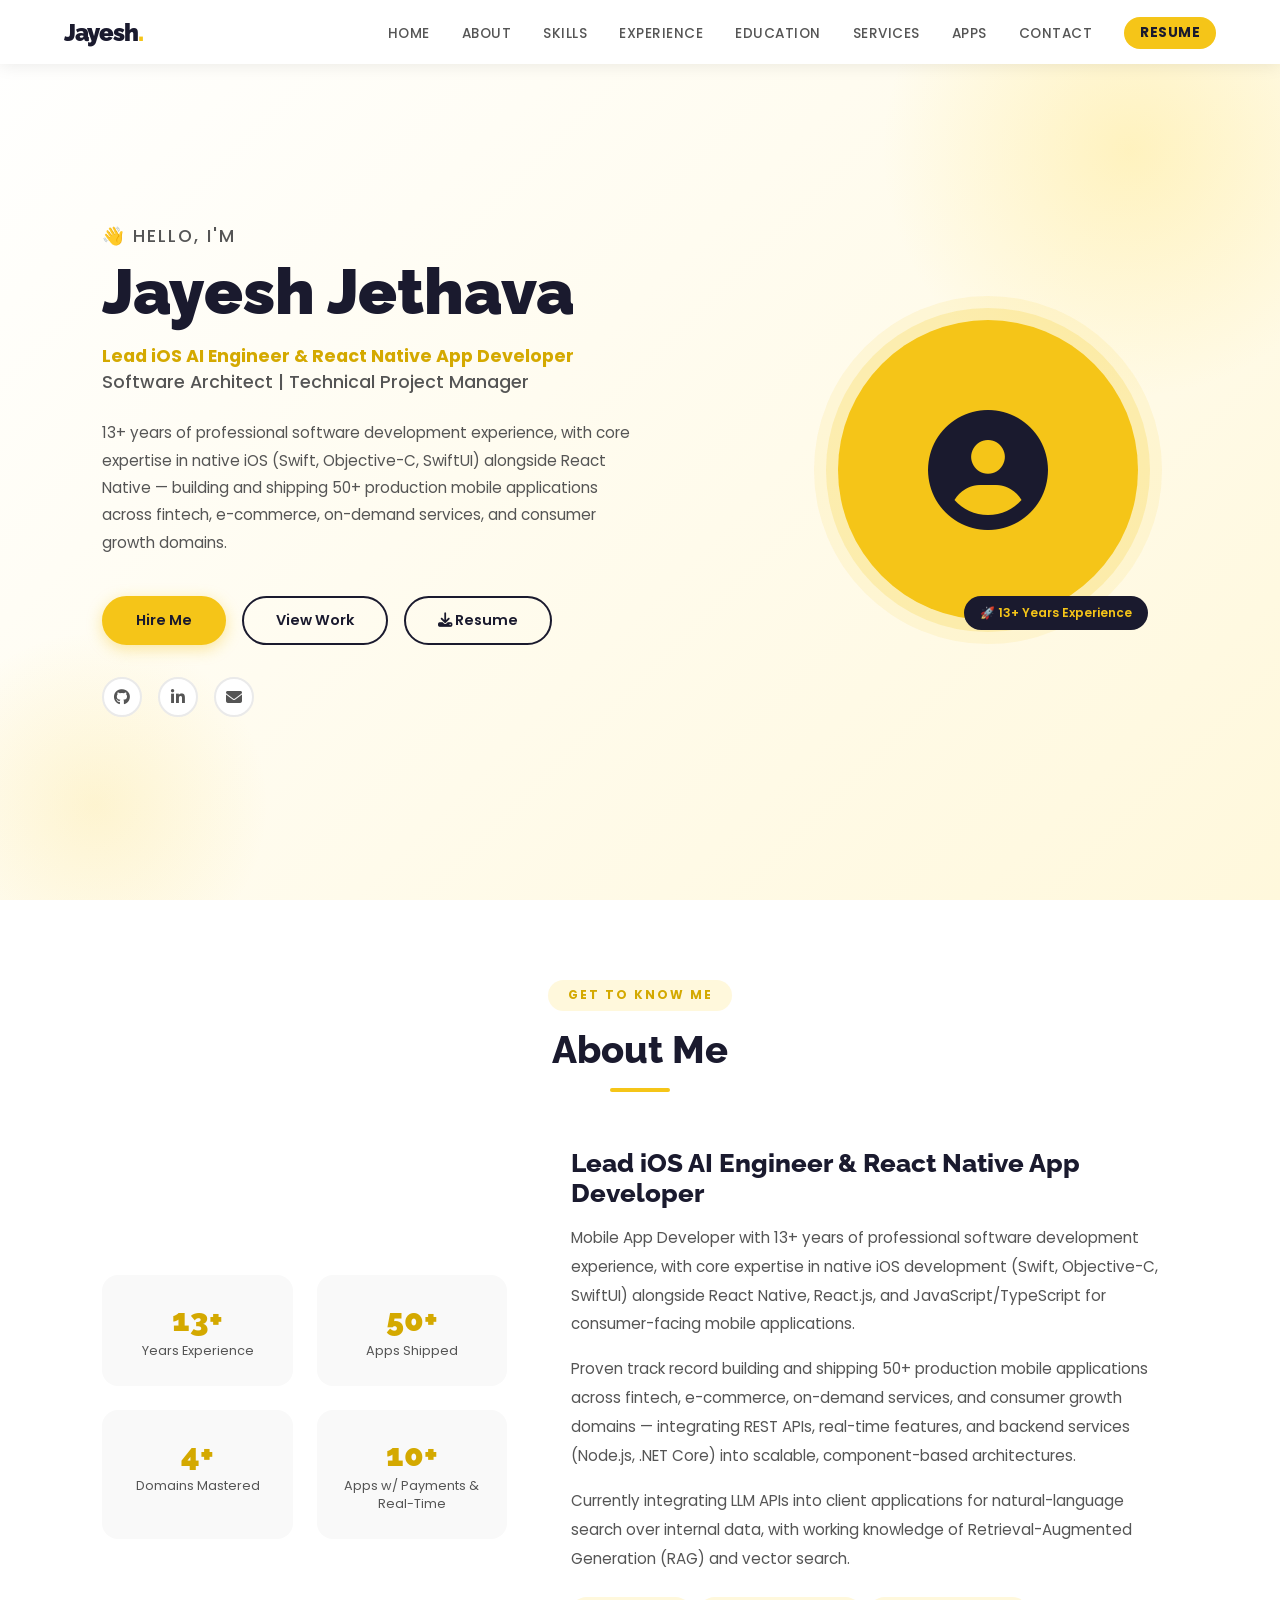
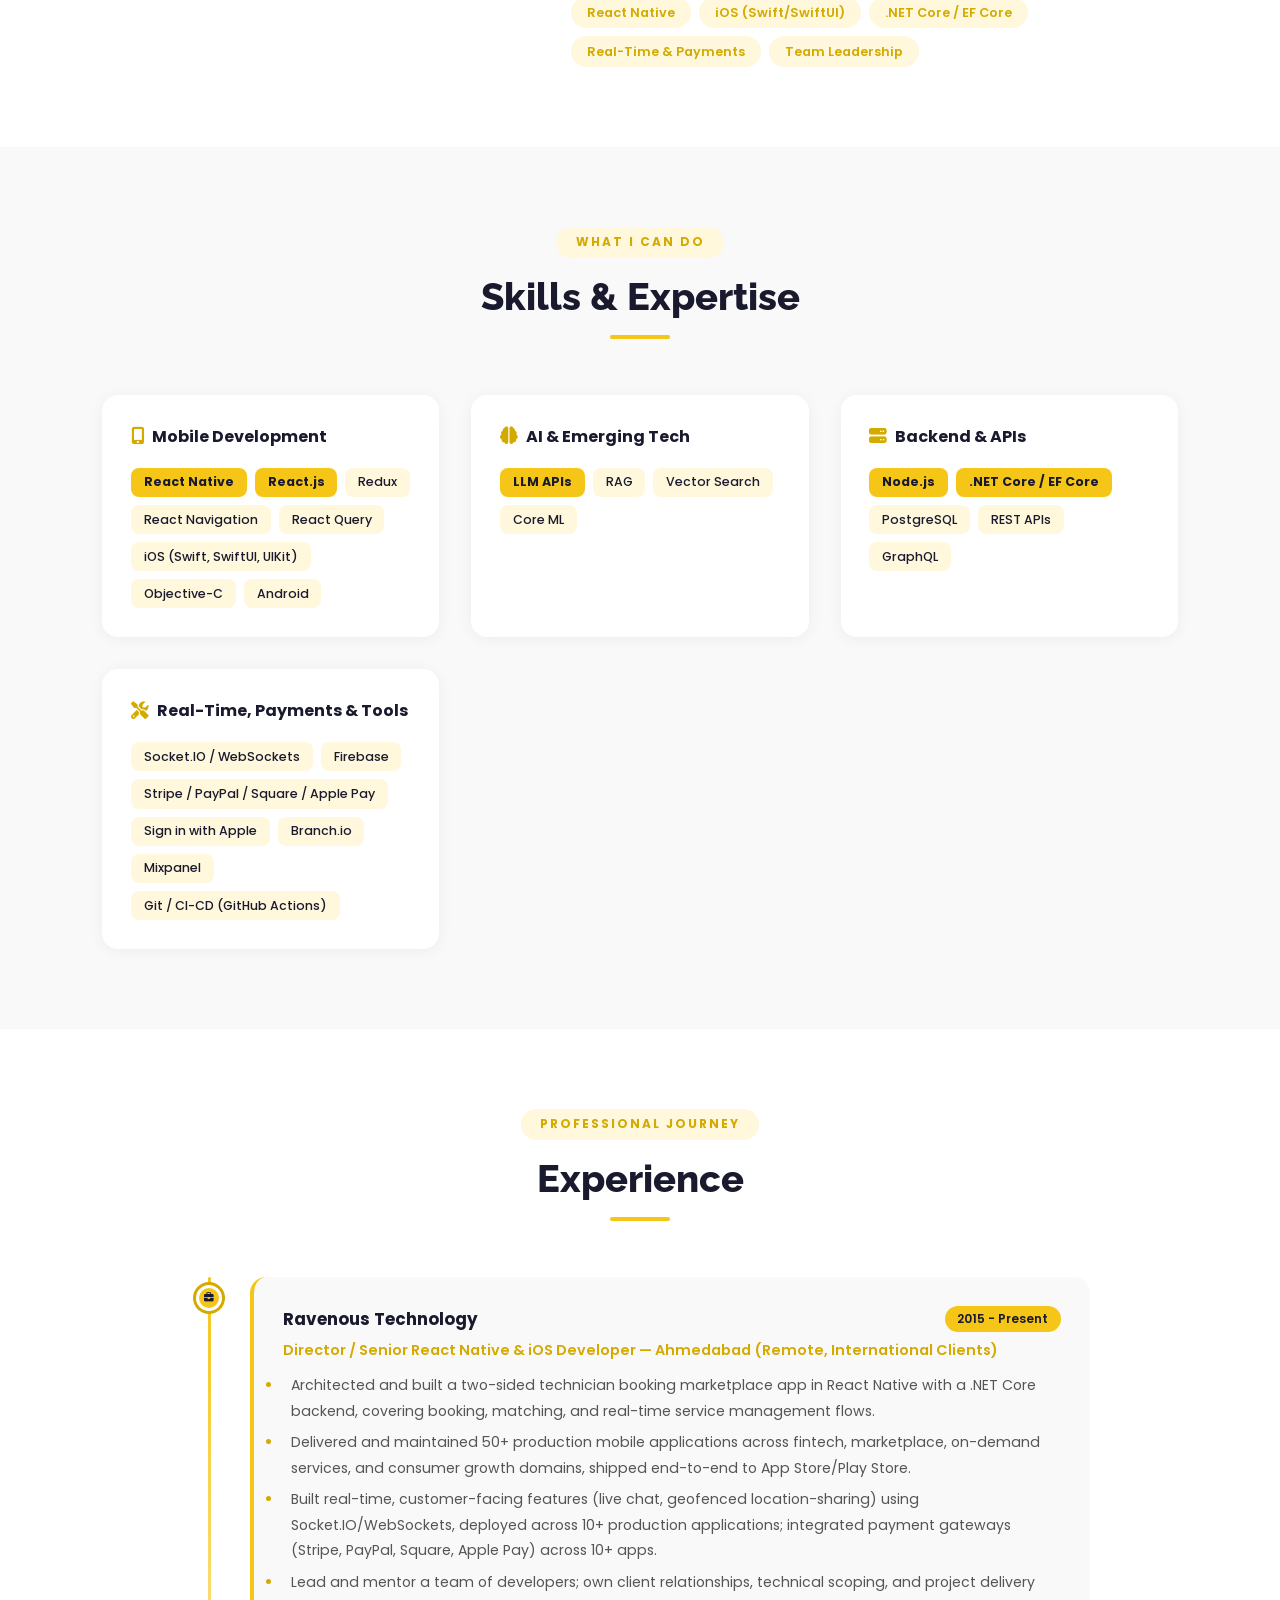
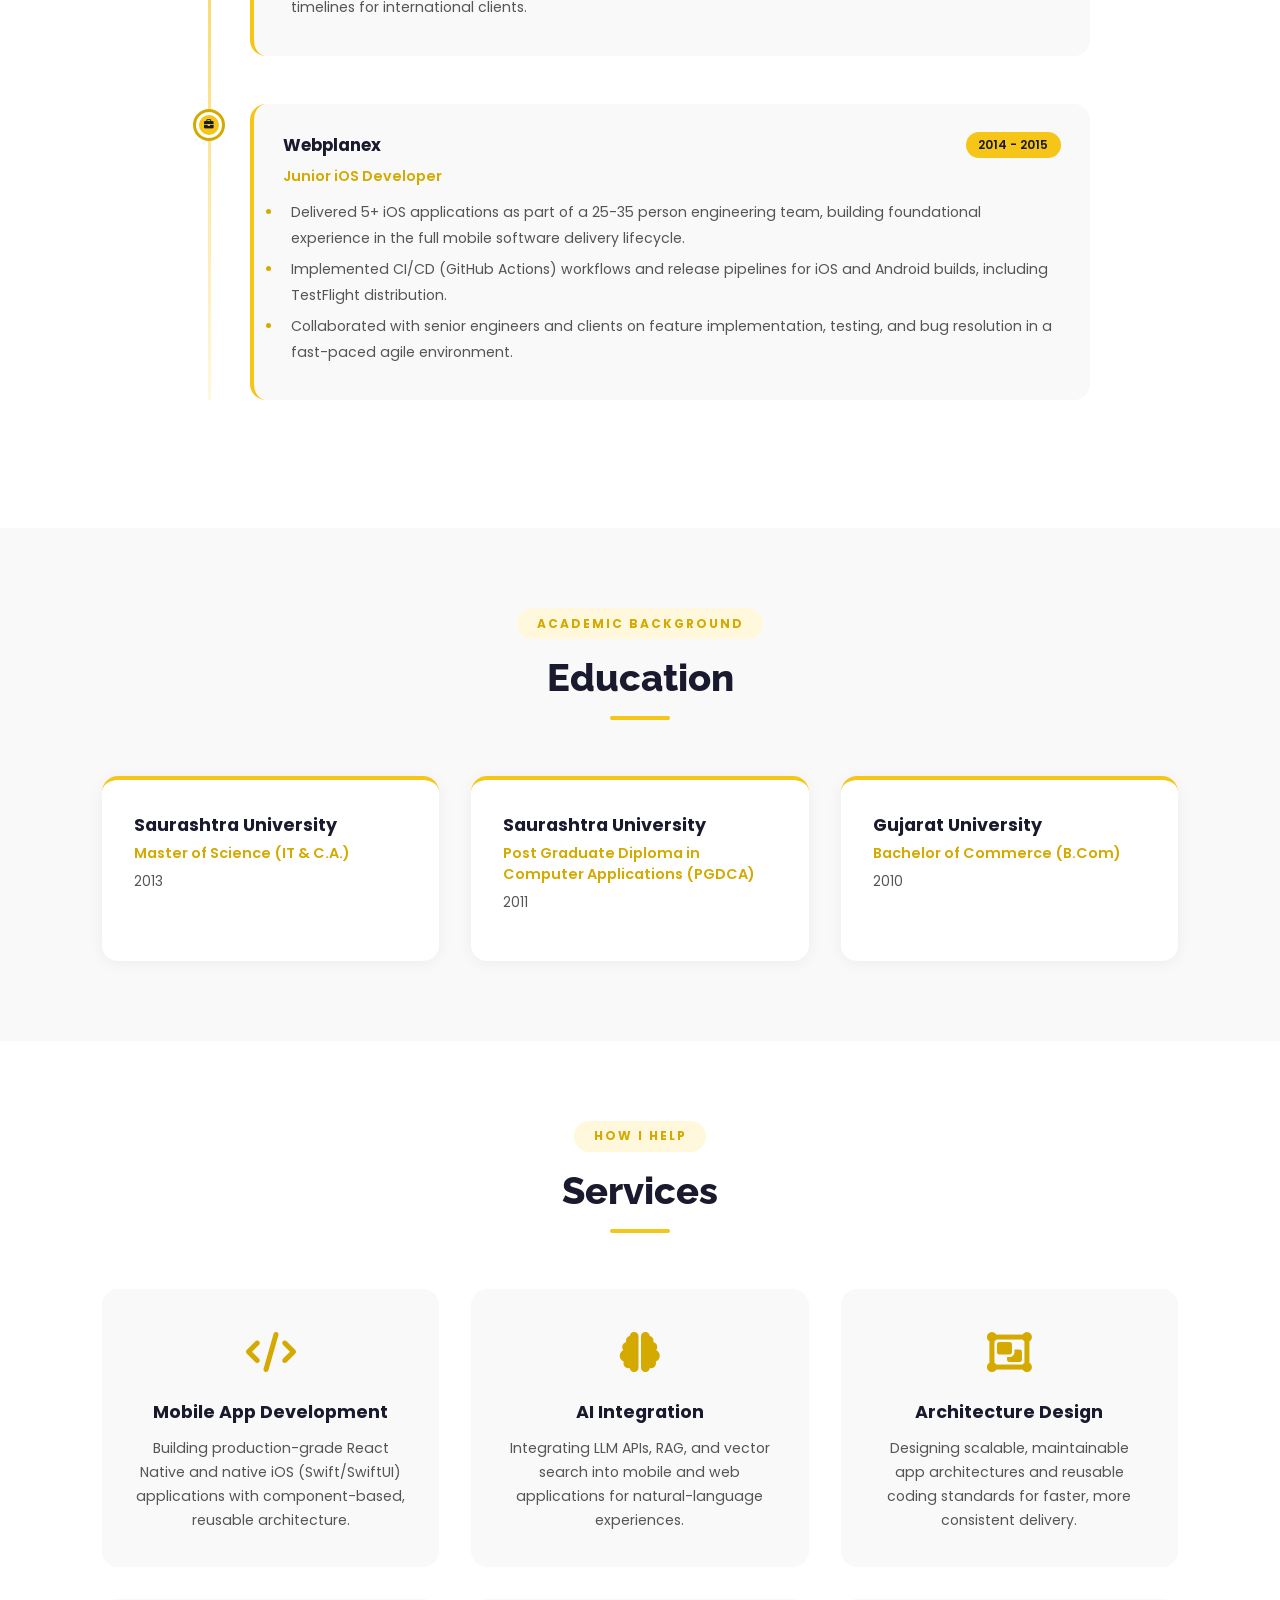
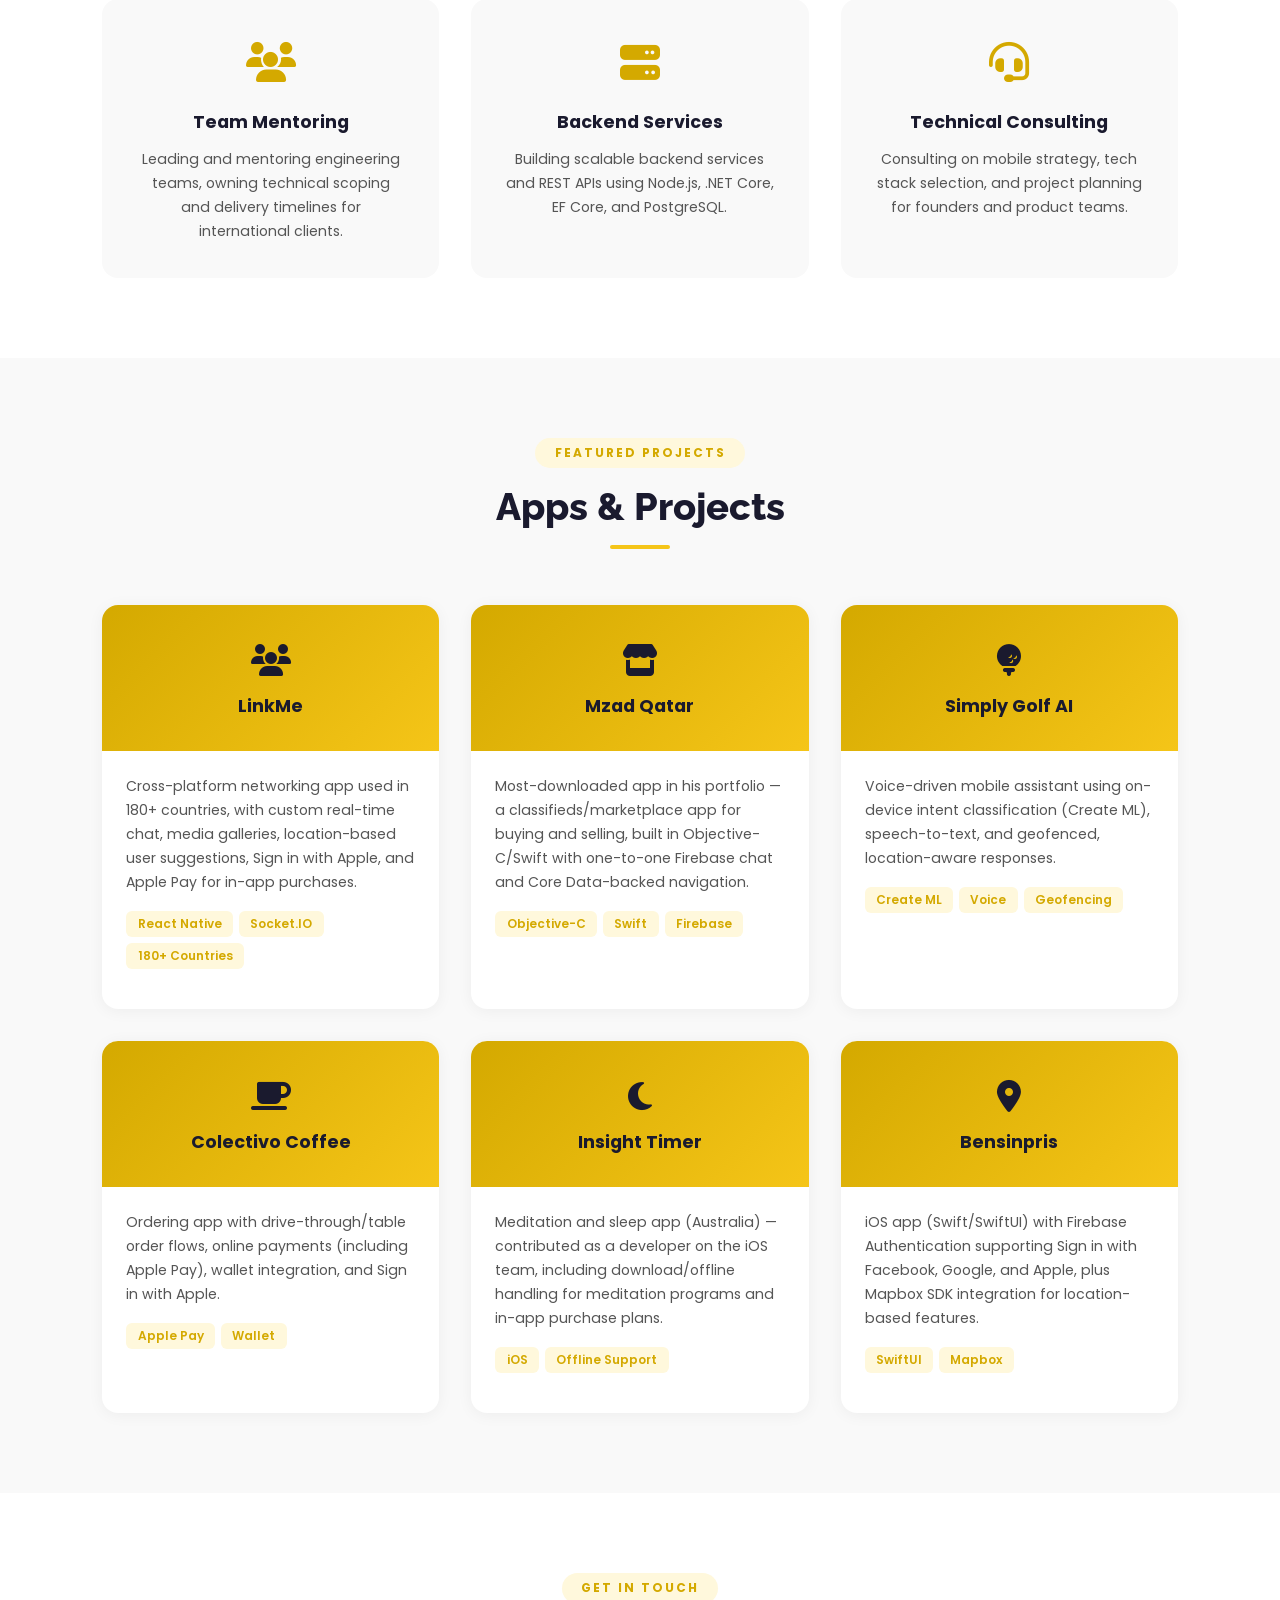
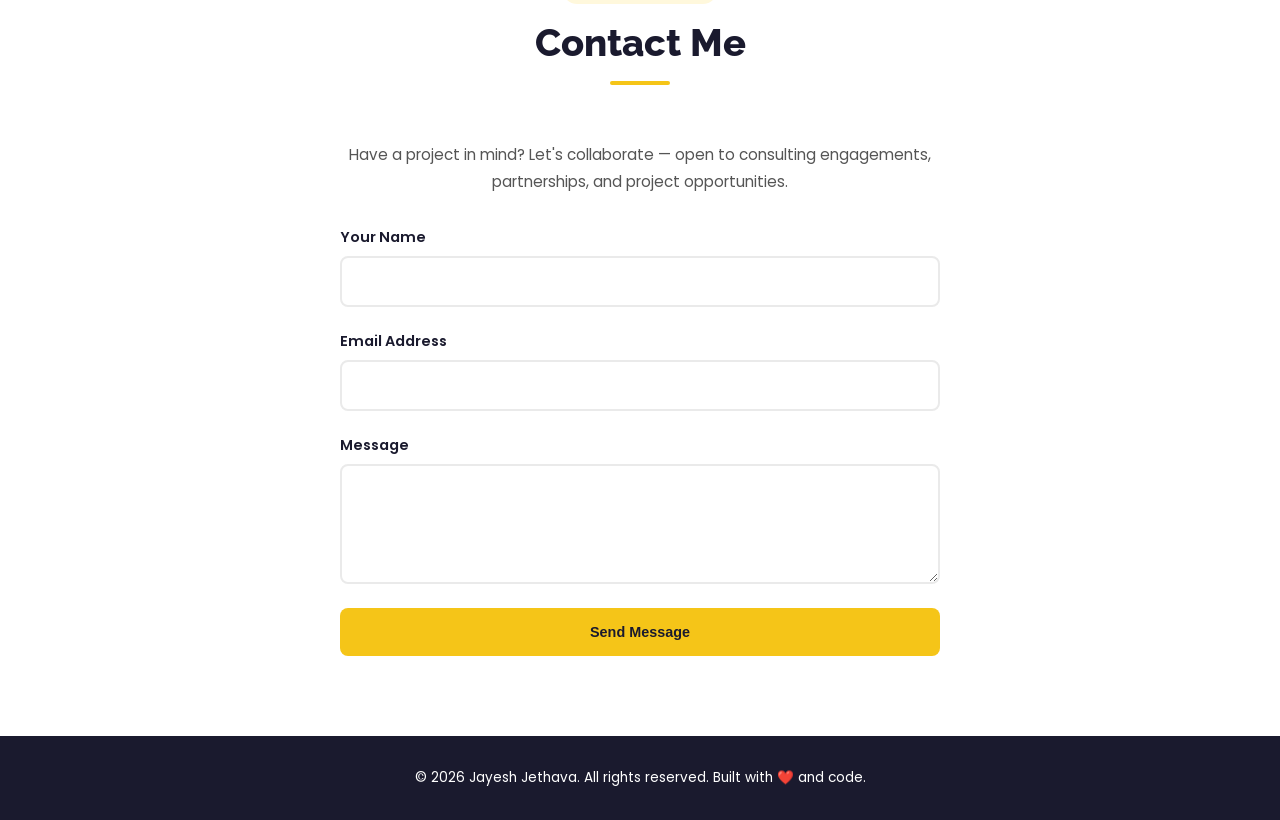
<file: index.html>
<!DOCTYPE html>
<html lang="en">
<head>
  <meta charset="UTF-8" />
  <meta name="viewport" content="width=device-width, initial-scale=1.0" />
  <title>Jayesh Jethava | Lead iOS AI Engineer & React Native App Developer</title>
  <link href="https://fonts.googleapis.com/css2?family=Poppins:wght@300;400;500;600;700;800&family=Raleway:wght@400;600;700;800;900&display=swap" rel="stylesheet" />
  <link href="https://cdnjs.cloudflare.com/ajax/libs/font-awesome/6.5.0/css/all.min.css" rel="stylesheet" />
  <style>
    :root {
      --yellow: #f5c518;
      --yellow-light: #fff8dc;
      --yellow-dark: #d4a900;
      --yellow-accent: #ffde59;
      --bg: #f9f9f9;
      --white: #ffffff;
      --dark: #1a1a2e;
      --gray: #555;
      --light-gray: #eaeaea;
      --card-shadow: 0 4px 24px rgba(245,197,24,0.15);
      --transition: all 0.3s ease;
    }

    * { margin: 0; padding: 0; box-sizing: border-box; }

    html { scroll-behavior: smooth; }

    body {
      font-family: 'Poppins', sans-serif;
      background: var(--bg);
      color: var(--dark);
      overflow-x: hidden;
    }

    /* ===== NAVBAR ===== */
    nav {
      position: fixed;
      top: 0; left: 0; right: 0;
      z-index: 1000;
      background: var(--white);
      box-shadow: 0 2px 16px rgba(0,0,0,0.08);
      padding: 0 5%;
      height: 64px;
      display: flex;
      align-items: center;
      justify-content: space-between;
    }

    .nav-logo {
      font-family: 'Raleway', sans-serif;
      font-weight: 900;
      font-size: 1.5rem;
      color: var(--dark);
      text-decoration: none;
      letter-spacing: -1px;
    }
    .nav-logo span { color: var(--yellow); }

    .nav-links {
      display: flex;
      gap: 2rem;
      list-style: none;
    }
    .nav-links a {
      text-decoration: none;
      color: var(--gray);
      font-size: 0.85rem;
      font-weight: 500;
      letter-spacing: 0.5px;
      text-transform: uppercase;
      transition: var(--transition);
      position: relative;
    }
    .nav-links a::after {
      content: '';
      position: absolute;
      bottom: -4px; left: 0;
      width: 0; height: 2px;
      background: var(--yellow);
      transition: var(--transition);
    }
    .nav-links a:hover { color: var(--dark); }
    .nav-links a:hover::after { width: 100%; }

    .hamburger {
      display: none;
      flex-direction: column;
      gap: 5px;
      cursor: pointer;
    }
    .hamburger span {
      width: 25px; height: 2px;
      background: var(--dark);
      border-radius: 2px;
      transition: var(--transition);
    }

    /* ===== HERO ===== */
    #home {
      min-height: 100vh;
      display: flex;
      align-items: center;
      padding: 80px 8% 40px;
      background: linear-gradient(135deg, var(--white) 0%, var(--yellow-light) 100%);
      position: relative;
      overflow: hidden;
    }
    #home::before {
      content: '';
      position: absolute;
      top: -100px; right: -100px;
      width: 500px; height: 500px;
      background: radial-gradient(circle, var(--yellow-accent) 0%, transparent 70%);
      opacity: 0.3;
    }
    #home::after {
      content: '';
      position: absolute;
      bottom: -80px; left: -80px;
      width: 350px; height: 350px;
      background: radial-gradient(circle, var(--yellow) 0%, transparent 70%);
      opacity: 0.15;
    }

    .hero-content {
      flex: 1;
      z-index: 1;
      animation: fadeInLeft 0.8s ease;
    }
    .hero-greeting {
      font-size: 1.1rem;
      font-weight: 500;
      color: var(--gray);
      letter-spacing: 2px;
      text-transform: uppercase;
      margin-bottom: 0.5rem;
    }
    .hero-name {
      font-family: 'Raleway', sans-serif;
      font-size: clamp(2.5rem, 5vw, 4rem);
      font-weight: 900;
      line-height: 1.1;
      color: var(--dark);
      margin-bottom: 1rem;
    }
    .hero-name span {
      color: var(--yellow-dark);
      position: relative;
    }
    .hero-title {
      font-size: 1.1rem;
      font-weight: 500;
      color: var(--gray);
      margin-bottom: 1.5rem;
    }
    .hero-title strong { color: var(--yellow-dark); }

    .hero-desc {
      font-size: 0.95rem;
      line-height: 1.8;
      color: var(--gray);
      max-width: 540px;
      margin-bottom: 2.5rem;
    }

    .hero-btns {
      display: flex;
      gap: 1rem;
      flex-wrap: wrap;
    }
    .btn-primary {
      background: var(--yellow);
      color: var(--dark);
      padding: 0.75rem 2rem;
      border-radius: 50px;
      font-weight: 600;
      font-size: 0.9rem;
      text-decoration: none;
      transition: var(--transition);
      box-shadow: 0 4px 15px rgba(245,197,24,0.4);
      border: 2px solid var(--yellow);
      cursor: pointer;
    }
    .btn-primary:hover {
      background: var(--yellow-dark);
      border-color: var(--yellow-dark);
      transform: translateY(-2px);
      box-shadow: 0 6px 20px rgba(245,197,24,0.5);
    }
    .btn-outline {
      background: transparent;
      color: var(--dark);
      padding: 0.75rem 2rem;
      border-radius: 50px;
      font-weight: 600;
      font-size: 0.9rem;
      text-decoration: none;
      transition: var(--transition);
      border: 2px solid var(--dark);
    }
    .btn-outline:hover {
      background: var(--dark);
      color: var(--white);
      transform: translateY(-2px);
    }

    .hero-image {
      flex: 0 0 380px;
      display: flex;
      justify-content: center;
      align-items: center;
      z-index: 1;
      animation: fadeInRight 0.8s ease;
    }
    .hero-img-wrapper {
      width: 300px; height: 300px;
      border-radius: 50%;
      background: var(--yellow);
      display: flex;
      align-items: center;
      justify-content: center;
      box-shadow: 0 0 0 12px rgba(245,197,24,0.2), 0 0 0 24px rgba(245,197,24,0.1);
      overflow: hidden;
      position: relative;
      font-size: 120px;
      color: var(--dark);
    }
    .hero-img-wrapper img {
      width: 100%; height: 100%;
      object-fit: cover;
      object-position: center 15%;
    }
    .hero-badge {
      position: absolute;
      bottom: -10px; right: -10px;
      background: var(--dark);
      color: var(--yellow);
      padding: 0.5rem 1rem;
      border-radius: 50px;
      font-size: 0.75rem;
      font-weight: 600;
      white-space: nowrap;
    }

    .social-links {
      display: flex;
      gap: 1rem;
      margin-top: 2rem;
    }
    .social-links a {
      width: 40px; height: 40px;
      border-radius: 50%;
      background: var(--white);
      border: 2px solid var(--light-gray);
      display: flex;
      align-items: center;
      justify-content: center;
      color: var(--gray);
      font-size: 1rem;
      text-decoration: none;
      transition: var(--transition);
    }
    .social-links a:hover {
      background: var(--yellow);
      border-color: var(--yellow);
      color: var(--dark);
      transform: translateY(-3px);
    }

    /* ===== SECTION COMMONS ===== */
    section { padding: 80px 8%; }
    .section-header {
      text-align: center;
      margin-bottom: 3.5rem;
    }
    .section-tag {
      display: inline-block;
      background: var(--yellow-light);
      color: var(--yellow-dark);
      font-size: 0.75rem;
      font-weight: 700;
      letter-spacing: 2px;
      text-transform: uppercase;
      padding: 0.4rem 1.2rem;
      border-radius: 50px;
      margin-bottom: 1rem;
    }
    .section-title {
      font-family: 'Raleway', sans-serif;
      font-size: clamp(1.8rem, 3vw, 2.5rem);
      font-weight: 800;
      color: var(--dark);
      margin-bottom: 1rem;
    }
    .section-line {
      width: 60px; height: 4px;
      background: var(--yellow);
      border-radius: 2px;
      margin: 0 auto;
    }

    /* ===== ABOUT ===== */
    #about { background: var(--white); }
    .about-grid {
      display: grid;
      grid-template-columns: 1fr 1.5fr;
      gap: 4rem;
      align-items: center;
    }
    .about-stats {
      display: grid;
      grid-template-columns: 1fr 1fr;
      gap: 1.5rem;
    }
    .stat-card {
      background: var(--bg);
      border-radius: 16px;
      padding: 1.5rem;
      text-align: center;
      border: 2px solid transparent;
      transition: var(--transition);
    }
    .stat-card:hover {
      border-color: var(--yellow);
      transform: translateY(-4px);
      box-shadow: var(--card-shadow);
    }
    .stat-number {
      font-family: 'Raleway', sans-serif;
      font-size: 2rem;
      font-weight: 900;
      color: var(--yellow-dark);
    }
    .stat-label {
      font-size: 0.8rem;
      color: var(--gray);
      margin-top: 0.25rem;
    }
    .about-text h3 {
      font-family: 'Raleway', sans-serif;
      font-size: 1.6rem;
      font-weight: 800;
      margin-bottom: 1rem;
      color: var(--dark);
    }
    .about-text p {
      font-size: 0.95rem;
      line-height: 1.9;
      color: var(--gray);
      margin-bottom: 1rem;
    }
    .about-chips {
      display: flex;
      flex-wrap: wrap;
      gap: 0.5rem;
      margin-top: 1.5rem;
    }
    .chip {
      background: var(--yellow-light);
      color: var(--yellow-dark);
      padding: 0.4rem 1rem;
      border-radius: 50px;
      font-size: 0.8rem;
      font-weight: 600;
    }

    /* ===== SKILLS ===== */
    #skills { background: var(--bg); }
    .skills-grid {
      display: grid;
      grid-template-columns: repeat(auto-fit, minmax(280px, 1fr));
      gap: 2rem;
    }
    .skill-category {
      background: var(--white);
      border-radius: 16px;
      padding: 1.8rem;
      box-shadow: 0 2px 16px rgba(0,0,0,0.05);
      transition: var(--transition);
    }
    .skill-category:hover {
      transform: translateY(-4px);
      box-shadow: var(--card-shadow);
    }
    .skill-cat-title {
      font-weight: 700;
      font-size: 1rem;
      color: var(--dark);
      margin-bottom: 1.2rem;
      display: flex;
      align-items: center;
      gap: 0.5rem;
    }
    .skill-cat-title i {
      color: var(--yellow-dark);
      font-size: 1.1rem;
    }
    .skill-tags {
      display: flex;
      flex-wrap: wrap;
      gap: 0.5rem;
    }
    .skill-tag {
      background: var(--yellow-light);
      color: var(--dark);
      padding: 0.35rem 0.8rem;
      border-radius: 8px;
      font-size: 0.78rem;
      font-weight: 500;
      transition: var(--transition);
    }
    .skill-tag:hover {
      background: var(--yellow);
    }
    .skill-tag.primary {
      background: var(--yellow);
      font-weight: 700;
    }

    /* ===== EXPERIENCE ===== */
    #experience { background: var(--white); }
    .timeline {
      position: relative;
      max-width: 900px;
      margin: 0 auto;
    }
    .timeline::before {
      content: '';
      position: absolute;
      left: 18px; top: 0; bottom: 0;
      width: 3px;
      background: linear-gradient(to bottom, var(--yellow), var(--yellow-light));
      border-radius: 2px;
    }
    .timeline-item {
      position: relative;
      padding-left: 60px;
      margin-bottom: 3rem;
      animation: fadeInUp 0.6s ease;
    }
    .timeline-dot {
      position: absolute;
      left: 6px; top: 8px;
      width: 26px; height: 26px;
      border-radius: 50%;
      background: var(--yellow);
      border: 3px solid var(--white);
      box-shadow: 0 0 0 3px var(--yellow-dark);
      z-index: 1;
      display: flex;
      align-items: center;
      justify-content: center;
    }
    .timeline-dot i { font-size: 0.6rem; color: var(--dark); }
    .timeline-card {
      background: var(--bg);
      border-radius: 16px;
      padding: 1.8rem;
      border-left: 4px solid var(--yellow);
      transition: var(--transition);
    }
    .timeline-card:hover {
      transform: translateX(4px);
      box-shadow: var(--card-shadow);
    }
    .timeline-header {
      display: flex;
      justify-content: space-between;
      align-items: flex-start;
      flex-wrap: wrap;
      gap: 0.5rem;
      margin-bottom: 0.5rem;
    }
    .timeline-company {
      font-weight: 700;
      font-size: 1.05rem;
      color: var(--dark);
    }
    .timeline-period {
      background: var(--yellow);
      color: var(--dark);
      padding: 0.25rem 0.8rem;
      border-radius: 50px;
      font-size: 0.75rem;
      font-weight: 600;
      white-space: nowrap;
    }
    .timeline-role {
      color: var(--yellow-dark);
      font-weight: 600;
      font-size: 0.9rem;
      margin-bottom: 0.8rem;
    }
    .timeline-desc {
      font-size: 0.88rem;
      line-height: 1.8;
      color: var(--gray);
    }
    .timeline-desc li {
      margin-bottom: 0.4rem;
      padding-left: 0.5rem;
    }
    .timeline-desc li::marker { color: var(--yellow-dark); }

    /* ===== EDUCATION ===== */
    #education { background: var(--bg); }
    .edu-grid {
      display: grid;
      grid-template-columns: repeat(auto-fit, minmax(320px, 1fr));
      gap: 2rem;
    }
    .edu-card {
      background: var(--white);
      border-radius: 16px;
      padding: 2rem;
      border-top: 4px solid var(--yellow);
      box-shadow: 0 2px 16px rgba(0,0,0,0.05);
      transition: var(--transition);
    }
    .edu-card:hover {
      transform: translateY(-4px);
      box-shadow: var(--card-shadow);
    }
    .edu-school {
      font-weight: 700;
      font-size: 1.1rem;
      color: var(--dark);
      margin-bottom: 0.3rem;
    }
    .edu-degree {
      color: var(--yellow-dark);
      font-weight: 600;
      font-size: 0.9rem;
      margin-bottom: 0.5rem;
    }
    .edu-year {
      color: var(--gray);
      font-size: 0.85rem;
      margin-bottom: 1rem;
    }
    .edu-desc {
      font-size: 0.88rem;
      line-height: 1.7;
      color: var(--gray);
    }

    /* ===== SERVICES ===== */
    #services { background: var(--white); }
    .services-grid {
      display: grid;
      grid-template-columns: repeat(auto-fit, minmax(300px, 1fr));
      gap: 2rem;
    }
    .service-card {
      background: var(--bg);
      border-radius: 16px;
      padding: 2rem;
      text-align: center;
      transition: var(--transition);
      border: 2px solid transparent;
    }
    .service-card:hover {
      border-color: var(--yellow);
      transform: translateY(-6px);
      box-shadow: var(--card-shadow);
    }
    .service-icon {
      font-size: 2.5rem;
      color: var(--yellow-dark);
      margin-bottom: 1rem;
    }
    .service-title {
      font-weight: 700;
      font-size: 1.1rem;
      color: var(--dark);
      margin-bottom: 0.8rem;
    }
    .service-desc {
      font-size: 0.88rem;
      line-height: 1.7;
      color: var(--gray);
    }

    /* ===== APPS ===== */
    #apps { background: var(--bg); }
    .apps-grid {
      display: grid;
      grid-template-columns: repeat(auto-fit, minmax(300px, 1fr));
      gap: 2rem;
    }
    .app-card {
      background: var(--white);
      border-radius: 16px;
      overflow: hidden;
      box-shadow: 0 2px 16px rgba(0,0,0,0.05);
      transition: var(--transition);
    }
    .app-card:hover {
      transform: translateY(-6px);
      box-shadow: var(--card-shadow);
    }
    .app-header {
      background: linear-gradient(135deg, var(--yellow-dark) 0%, var(--yellow) 100%);
      padding: 2rem;
      color: var(--dark);
      text-align: center;
    }
    .app-icon {
      font-size: 2rem;
      margin-bottom: 0.5rem;
    }
    .app-name {
      font-weight: 700;
      font-size: 1.1rem;
    }
    .app-body {
      padding: 1.5rem;
    }
    .app-desc {
      font-size: 0.88rem;
      line-height: 1.7;
      color: var(--gray);
      margin-bottom: 1rem;
    }
    .app-tags {
      display: flex;
      flex-wrap: wrap;
      gap: 0.4rem;
      margin-bottom: 1rem;
    }
    .app-tag {
      background: var(--yellow-light);
      color: var(--yellow-dark);
      padding: 0.25rem 0.7rem;
      border-radius: 6px;
      font-size: 0.75rem;
      font-weight: 600;
    }
    .app-links {
      display: flex;
      gap: 1rem;
    }
    .app-links a {
      flex: 1;
      padding: 0.5rem;
      border-radius: 6px;
      background: var(--yellow-light);
      color: var(--yellow-dark);
      text-decoration: none;
      font-size: 0.8rem;
      font-weight: 600;
      text-align: center;
      transition: var(--transition);
    }
    .app-links a:hover {
      background: var(--yellow);
      color: var(--dark);
    }

    /* ===== CONTACT ===== */
    #contact { background: var(--white); }
    .contact-container {
      max-width: 600px;
      margin: 0 auto;
    }
    .contact-desc {
      text-align: center;
      font-size: 0.95rem;
      line-height: 1.8;
      color: var(--gray);
      margin-bottom: 2rem;
    }
    .contact-form {
      display: flex;
      flex-direction: column;
      gap: 1.5rem;
    }
    .form-group {
      display: flex;
      flex-direction: column;
    }
    .form-group label {
      font-weight: 600;
      font-size: 0.9rem;
      margin-bottom: 0.5rem;
      color: var(--dark);
    }
    .form-group input,
    .form-group textarea {
      padding: 0.8rem 1rem;
      border: 2px solid var(--light-gray);
      border-radius: 8px;
      font-family: 'Poppins', sans-serif;
      font-size: 0.9rem;
      transition: var(--transition);
    }
    .form-group input:focus,
    .form-group textarea:focus {
      outline: none;
      border-color: var(--yellow);
      box-shadow: 0 0 0 3px rgba(245,197,24,0.1);
    }
    .form-group textarea {
      resize: vertical;
      min-height: 120px;
    }
    .form-submit {
      background: var(--yellow);
      color: var(--dark);
      padding: 1rem;
      border: none;
      border-radius: 8px;
      font-weight: 700;
      cursor: pointer;
      transition: var(--transition);
      font-size: 0.9rem;
    }
    .form-submit:hover {
      background: var(--yellow-dark);
      transform: translateY(-2px);
      box-shadow: 0 4px 15px rgba(245,197,24,0.4);
    }

    /* ===== FOOTER ===== */
    footer {
      background: var(--dark);
      color: var(--white);
      text-align: center;
      padding: 2rem 5%;
      font-size: 0.85rem;
    }

    /* ===== ANIMATIONS ===== */
    @keyframes fadeInLeft {
      from { opacity: 0; transform: translateX(-30px); }
      to { opacity: 1; transform: translateX(0); }
    }
    @keyframes fadeInRight {
      from { opacity: 0; transform: translateX(30px); }
      to { opacity: 1; transform: translateX(0); }
    }
    @keyframes fadeInUp {
      from { opacity: 0; transform: translateY(20px); }
      to { opacity: 1; transform: translateY(0); }
    }

    /* ===== RESPONSIVE ===== */
    @media (max-width: 768px) {
      nav { padding: 0 3%; }
      .nav-links { display: none; }
      .hamburger { display: flex; }
      .nav-links.active { display: flex; flex-direction: column; position: absolute; top: 64px; left: 0; right: 0; background: var(--white); flex-direction: column; padding: 1rem; gap: 1rem; }
      
      #home { padding: 100px 5% 40px; flex-direction: column-reverse; }
      .hero-image { flex: 1; margin-bottom: 2rem; }
      .hero-img-wrapper { width: 250px; height: 250px; }
      
      .about-grid { grid-template-columns: 1fr; }
      .about-stats { grid-template-columns: 1fr 1fr; }
      
      section { padding: 60px 5%; }
      .skills-grid { grid-template-columns: 1fr; }
      .timeline::before { left: 8px; }
      .timeline-item { padding-left: 45px; }
      .timeline-dot { left: -1px; top: 0; }
    }
  </style>
</head>
<body>
  <!-- NAVBAR -->
  <nav>
    <a href="#home" class="nav-logo">Jayesh<span>.</span></a>
    <ul class="nav-links">
      <li><a href="#home">Home</a></li>
      <li><a href="#about">About</a></li>
      <li><a href="#skills">Skills</a></li>
      <li><a href="#experience">Experience</a></li>
      <li><a href="#education">Education</a></li>
      <li><a href="#services">Services</a></li>
      <li><a href="#apps">Apps</a></li>
      <li><a href="#contact">Contact</a></li>
      <li><a href="jayesh-jethava.pdf" download="jayesh_jethava_Resume.pdf" style="background:var(--yellow);color:var(--dark);padding:0.4rem 1rem;border-radius:50px;font-weight:700;">Resume</a></li>
    </ul>
    <div class="hamburger" onclick="toggleMenu()">
      <span></span><span></span><span></span>
    </div>
  </nav>

  <!-- HERO -->
  <section id="home">
    <div class="hero-content">
      <p class="hero-greeting">👋 Hello, I'm</p>
      <h1 class="hero-name">Jayesh Jethava<br><span></span></h1>
      <p class="hero-title"><strong>Lead iOS AI Engineer &amp; React Native App Developer</strong><br>Software Architect | Technical Project Manager</p>
      <p class="hero-desc">
        13+ years of professional software development experience, with core expertise in native iOS (Swift, Objective-C, SwiftUI) alongside React Native — building and shipping 50+ production mobile applications across fintech, e-commerce, on-demand services, and consumer growth domains.
      </p>
      <div class="hero-btns">
        <a href="#contact" class="btn-primary">Hire Me</a>
        <a href="#experience" class="btn-outline">View Work</a>
        <a href="jayesh-jethava.pdf" download="jayesh_jethava_Resume.pdf" class="btn-outline"><i class="fas fa-download"></i> Resume</a>
      </div>
      <div class="social-links">
        <a href="https://github.com/jayeshjethava" target="_blank" title="GitHub"><i class="fab fa-github"></i></a>
        <a href="https://www.linkedin.com/in/jayesh-jethava-7094b9b0/" target="_blank" title="LinkedIn"><i class="fab fa-linkedin-in"></i></a>
        <a href="mailto:jayeshjethava@hotmail.com" title="Email"><i class="fas fa-envelope"></i></a>
      </div>
    </div>
    <div class="hero-image">
      <div style="position:relative">
        <div class="hero-img-wrapper">
          <i class="fas fa-user-circle"></i>
        </div>
        <div class="hero-badge">🚀 13+ Years Experience</div>
      </div>
    </div>
  </section>

  <!-- ABOUT -->
  <section id="about">
    <div class="section-header">
      <div class="section-tag">Get to know me</div>
      <h2 class="section-title">About Me</h2>
      <div class="section-line"></div>
    </div>
    <div class="about-grid">
      <div class="about-stats">
        <div class="stat-card">
          <div class="stat-number">13+</div>
          <div class="stat-label">Years Experience</div>
        </div>
        <div class="stat-card">
          <div class="stat-number">50+</div>
          <div class="stat-label">Apps Shipped</div>
        </div>
        <div class="stat-card">
          <div class="stat-number">4+</div>
          <div class="stat-label">Domains Mastered</div>
        </div>
        <div class="stat-card">
          <div class="stat-number">10+</div>
          <div class="stat-label">Apps w/ Payments & Real-Time</div>
        </div>
      </div>
      <div class="about-text">
        <h3>Lead iOS AI Engineer & React Native App Developer</h3>
        <p>
          Mobile App Developer with 13+ years of professional software development experience, with core expertise in native iOS development (Swift, Objective-C, SwiftUI) alongside React Native, React.js, and JavaScript/TypeScript for consumer-facing mobile applications.
        </p>
        <p>
          Proven track record building and shipping 50+ production mobile applications across fintech, e-commerce, on-demand services, and consumer growth domains — integrating REST APIs, real-time features, and backend services (Node.js, .NET Core) into scalable, component-based architectures.
        </p>
        <p>
          Currently integrating LLM APIs into client applications for natural-language search over internal data, with working knowledge of Retrieval-Augmented Generation (RAG) and vector search.
        </p>
        <div class="about-chips">
          <span class="chip">React Native</span>
          <span class="chip">iOS (Swift/SwiftUI)</span>
          <span class="chip">.NET Core / EF Core</span>
          <span class="chip">Real-Time & Payments</span>
          <span class="chip">Team Leadership</span>
        </div>
      </div>
    </div>
  </section>

  <!-- SKILLS -->
  <section id="skills">
    <div class="section-header">
      <div class="section-tag">What I Can Do</div>
      <h2 class="section-title">Skills & Expertise</h2>
      <div class="section-line"></div>
    </div>
    <div class="skills-grid">
      <div class="skill-category">
        <div class="skill-cat-title">
          <i class="fas fa-mobile-alt"></i> Mobile Development
        </div>
        <div class="skill-tags">
          <span class="skill-tag primary">React Native</span>
          <span class="skill-tag primary">React.js</span>
          <span class="skill-tag">Redux</span>
          <span class="skill-tag">React Navigation</span>
          <span class="skill-tag">React Query</span>
          <span class="skill-tag">iOS (Swift, SwiftUI, UIKit)</span>
          <span class="skill-tag">Objective-C</span>
          <span class="skill-tag">Android</span>
        </div>
      </div>

      <div class="skill-category">
        <div class="skill-cat-title">
          <i class="fas fa-brain"></i> AI & Emerging Tech
        </div>
        <div class="skill-tags">
          <span class="skill-tag primary">LLM APIs</span>
          <span class="skill-tag">RAG</span>
          <span class="skill-tag">Vector Search</span>
          <span class="skill-tag">Core ML</span>
        </div>
      </div>

      <div class="skill-category">
        <div class="skill-cat-title">
          <i class="fas fa-server"></i> Backend & APIs
        </div>
        <div class="skill-tags">
          <span class="skill-tag primary">Node.js</span>
          <span class="skill-tag primary">.NET Core / EF Core</span>
          <span class="skill-tag">PostgreSQL</span>
          <span class="skill-tag">REST APIs</span>
          <span class="skill-tag">GraphQL</span>
        </div>
      </div>

      <div class="skill-category">
        <div class="skill-cat-title">
          <i class="fas fa-tools"></i> Real-Time, Payments & Tools
        </div>
        <div class="skill-tags">
          <span class="skill-tag">Socket.IO / WebSockets</span>
          <span class="skill-tag">Firebase</span>
          <span class="skill-tag">Stripe / PayPal / Square / Apple Pay</span>
          <span class="skill-tag">Sign in with Apple</span>
          <span class="skill-tag">Branch.io</span>
          <span class="skill-tag">Mixpanel</span>
          <span class="skill-tag">Git / CI-CD (GitHub Actions)</span>
        </div>
      </div>
    </div>
  </section>

  <!-- EXPERIENCE -->
  <section id="experience">
    <div class="section-header">
      <div class="section-tag">Professional Journey</div>
      <h2 class="section-title">Experience</h2>
      <div class="section-line"></div>
    </div>
    <div class="timeline">
      <div class="timeline-item">
        <div class="timeline-dot"><i class="fas fa-briefcase"></i></div>
        <div class="timeline-card">
          <div class="timeline-header">
            <div class="timeline-company">Ravenous Technology</div>
            <div class="timeline-period">2015 - Present</div>
          </div>
          <div class="timeline-role">Director / Senior React Native & iOS Developer — Ahmedabad (Remote, International Clients)</div>
          <div class="timeline-desc">
            <ul>
              <li>Architected and built a two-sided technician booking marketplace app in React Native with a .NET Core backend, covering booking, matching, and real-time service management flows.</li>
              <li>Delivered and maintained 50+ production mobile applications across fintech, marketplace, on-demand services, and consumer growth domains, shipped end-to-end to App Store/Play Store.</li>
              <li>Built real-time, customer-facing features (live chat, geofenced location-sharing) using Socket.IO/WebSockets, deployed across 10+ production applications; integrated payment gateways (Stripe, PayPal, Square, Apple Pay) across 10+ apps.</li>
              <li>Lead and mentor a team of developers; own client relationships, technical scoping, and project delivery timelines for international clients.</li>
            </ul>
          </div>
        </div>
      </div>

      <div class="timeline-item">
        <div class="timeline-dot"><i class="fas fa-briefcase"></i></div>
        <div class="timeline-card">
          <div class="timeline-header">
            <div class="timeline-company">Webplanex</div>
            <div class="timeline-period">2014 - 2015</div>
          </div>
          <div class="timeline-role">Junior iOS Developer</div>
          <div class="timeline-desc">
            <ul>
              <li>Delivered 5+ iOS applications as part of a 25-35 person engineering team, building foundational experience in the full mobile software delivery lifecycle.</li>
              <li>Implemented CI/CD (GitHub Actions) workflows and release pipelines for iOS and Android builds, including TestFlight distribution.</li>
              <li>Collaborated with senior engineers and clients on feature implementation, testing, and bug resolution in a fast-paced agile environment.</li>
            </ul>
          </div>
        </div>
      </div>
    </div>
  </section>

  <!-- EDUCATION -->
  <section id="education">
    <div class="section-header">
      <div class="section-tag">Academic Background</div>
      <h2 class="section-title">Education</h2>
      <div class="section-line"></div>
    </div>
    <div class="edu-grid">
      <div class="edu-card">
        <div class="edu-school">Saurashtra University</div>
        <div class="edu-degree">Master of Science (IT & C.A.)</div>
        <div class="edu-year">2013</div>
      </div>

      <div class="edu-card">
        <div class="edu-school">Saurashtra University</div>
        <div class="edu-degree">Post Graduate Diploma in Computer Applications (PGDCA)</div>
        <div class="edu-year">2011</div>
      </div>

      <div class="edu-card">
        <div class="edu-school">Gujarat University</div>
        <div class="edu-degree">Bachelor of Commerce (B.Com)</div>
        <div class="edu-year">2010</div>
      </div>
    </div>
  </section>

  <!-- SERVICES -->
  <section id="services">
    <div class="section-header">
      <div class="section-tag">How I Help</div>
      <h2 class="section-title">Services</h2>
      <div class="section-line"></div>
    </div>
    <div class="services-grid">
      <div class="service-card">
        <div class="service-icon"><i class="fas fa-code"></i></div>
        <div class="service-title">Mobile App Development</div>
        <div class="service-desc">
          Building production-grade React Native and native iOS (Swift/SwiftUI) applications with component-based, reusable architecture.
        </div>
      </div>

      <div class="service-card">
        <div class="service-icon"><i class="fas fa-brain"></i></div>
        <div class="service-title">AI Integration</div>
        <div class="service-desc">
          Integrating LLM APIs, RAG, and vector search into mobile and web applications for natural-language experiences.
        </div>
      </div>

      <div class="service-card">
        <div class="service-icon"><i class="fas fa-object-group"></i></div>
        <div class="service-title">Architecture Design</div>
        <div class="service-desc">
          Designing scalable, maintainable app architectures and reusable coding standards for faster, more consistent delivery.
        </div>
      </div>

      <div class="service-card">
        <div class="service-icon"><i class="fas fa-users"></i></div>
        <div class="service-title">Team Mentoring</div>
        <div class="service-desc">
          Leading and mentoring engineering teams, owning technical scoping and delivery timelines for international clients.
        </div>
      </div>

      <div class="service-card">
        <div class="service-icon"><i class="fas fa-server"></i></div>
        <div class="service-title">Backend Services</div>
        <div class="service-desc">
          Building scalable backend services and REST APIs using Node.js, .NET Core, EF Core, and PostgreSQL.
        </div>
      </div>

      <div class="service-card">
        <div class="service-icon"><i class="fas fa-headset"></i></div>
        <div class="service-title">Technical Consulting</div>
        <div class="service-desc">
          Consulting on mobile strategy, tech stack selection, and project planning for founders and product teams.
        </div>
      </div>
    </div>
  </section>

  <!-- APPS -->
  <section id="apps">
    <div class="section-header">
      <div class="section-tag">Featured Projects</div>
      <h2 class="section-title">Apps & Projects</h2>
      <div class="section-line"></div>
    </div>
    <div class="apps-grid">
      <div class="app-card">
        <div class="app-header">
          <div class="app-icon"><i class="fas fa-users"></i></div>
          <div class="app-name">LinkMe</div>
        </div>
        <div class="app-body">
          <div class="app-desc">
            Cross-platform networking app used in 180+ countries, with custom real-time chat, media galleries, location-based user suggestions, Sign in with Apple, and Apple Pay for in-app purchases.
          </div>
          <div class="app-tags">
            <span class="app-tag">React Native</span>
            <span class="app-tag">Socket.IO</span>
            <span class="app-tag">180+ Countries</span>
          </div>
        </div>
      </div>

      <div class="app-card">
        <div class="app-header">
          <div class="app-icon"><i class="fas fa-store"></i></div>
          <div class="app-name">Mzad Qatar</div>
        </div>
        <div class="app-body">
          <div class="app-desc">
            Most-downloaded app in his portfolio — a classifieds/marketplace app for buying and selling, built in Objective-C/Swift with one-to-one Firebase chat and Core Data-backed navigation.
          </div>
          <div class="app-tags">
            <span class="app-tag">Objective-C</span>
            <span class="app-tag">Swift</span>
            <span class="app-tag">Firebase</span>
          </div>
        </div>
      </div>

      <div class="app-card">
        <div class="app-header">
          <div class="app-icon"><i class="fas fa-golf-ball"></i></div>
          <div class="app-name">Simply Golf AI</div>
        </div>
        <div class="app-body">
          <div class="app-desc">
            Voice-driven mobile assistant using on-device intent classification (Create ML), speech-to-text, and geofenced, location-aware responses.
          </div>
          <div class="app-tags">
            <span class="app-tag">Create ML</span>
            <span class="app-tag">Voice</span>
            <span class="app-tag">Geofencing</span>
          </div>
        </div>
      </div>

      <div class="app-card">
        <div class="app-header">
          <div class="app-icon"><i class="fas fa-coffee"></i></div>
          <div class="app-name">Colectivo Coffee</div>
        </div>
        <div class="app-body">
          <div class="app-desc">
            Ordering app with drive-through/table order flows, online payments (including Apple Pay), wallet integration, and Sign in with Apple.
          </div>
          <div class="app-tags">
            <span class="app-tag">Apple Pay</span>
            <span class="app-tag">Wallet</span>
          </div>
        </div>
      </div>

      <div class="app-card">
        <div class="app-header">
          <div class="app-icon"><i class="fas fa-moon"></i></div>
          <div class="app-name">Insight Timer</div>
        </div>
        <div class="app-body">
          <div class="app-desc">
            Meditation and sleep app (Australia) — contributed as a developer on the iOS team, including download/offline handling for meditation programs and in-app purchase plans.
          </div>
          <div class="app-tags">
            <span class="app-tag">iOS</span>
            <span class="app-tag">Offline Support</span>
          </div>
        </div>
      </div>

      <div class="app-card">
        <div class="app-header">
          <div class="app-icon"><i class="fas fa-map-marker-alt"></i></div>
          <div class="app-name">Bensinpris</div>
        </div>
        <div class="app-body">
          <div class="app-desc">
            iOS app (Swift/SwiftUI) with Firebase Authentication supporting Sign in with Facebook, Google, and Apple, plus Mapbox SDK integration for location-based features.
          </div>
          <div class="app-tags">
            <span class="app-tag">SwiftUI</span>
            <span class="app-tag">Mapbox</span>
          </div>
        </div>
      </div>
    </div>
  </section>

  <!-- CONTACT -->
  <section id="contact">
    <div class="section-header">
      <div class="section-tag">Get In Touch</div>
      <h2 class="section-title">Contact Me</h2>
      <div class="section-line"></div>
    </div>
    <div class="contact-container">
      <div class="contact-desc">
        Have a project in mind? Let's collaborate — open to consulting engagements, partnerships, and project opportunities.
      </div>
      <form class="contact-form" action="https://formspree.io/f/myezjyqk" method="POST">
        <div class="form-group">
          <label for="name">Your Name</label>
          <input type="text" id="name" name="name" required />
        </div>
        <div class="form-group">
          <label for="email">Email Address</label>
          <input type="email" id="email" name="email" required />
        </div>
        <div class="form-group">
          <label for="message">Message</label>
          <textarea id="message" name="message" required></textarea>
        </div>
        <button type="submit" class="form-submit">Send Message</button>
      </form>
    </div>
  </section>

  <!-- FOOTER -->
  <footer>
    <p>&copy; 2026 Jayesh Jethava. All rights reserved. Built with ❤️ and code.</p>
  </footer>

  <script>
    // Mobile menu toggle
    function toggleMenu() {
      const navLinks = document.querySelector('.nav-links');
      navLinks.classList.toggle('active');
    }

    // Close menu when link is clicked
    document.querySelectorAll('.nav-links a').forEach(link => {
      link.addEventListener('click', () => {
        document.querySelector('.nav-links').classList.remove('active');
      });
    });

    // Smooth scrolling for navigation
    document.querySelectorAll('a[href^="#"]').forEach(anchor => {
      anchor.addEventListener('click', function (e) {
        const href = this.getAttribute('href');
        if (href !== '#') {
          e.preventDefault();
          document.querySelector(href)?.scrollIntoView({ behavior: 'smooth' });
        }
      });
    });
  </script>
</body>
</html>
</file>
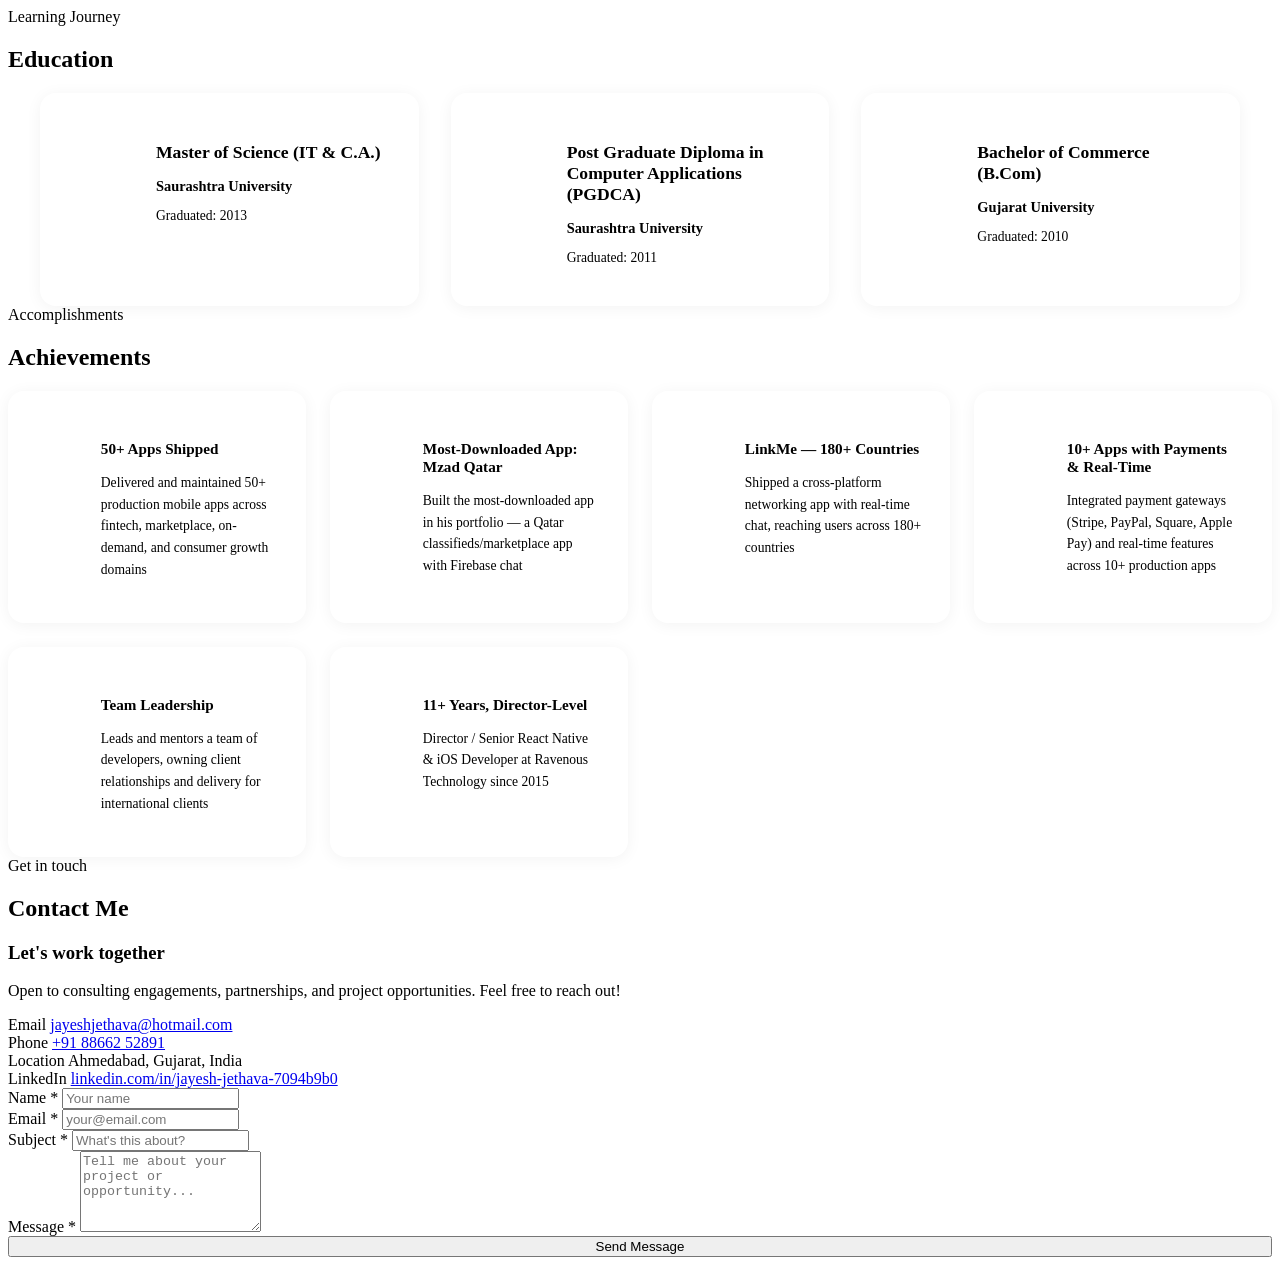
<file: sections-education-achievements-contact.html>
<!DOCTYPE html>
<html>
<head>
<title>Sections: Education, Achievements, Contact</title>
</head>
<body>

<!-- ====== EDUCATION SECTION ====== -->
<section id="education">
  <div class="section-header">
    <div class="section-tag">Learning Journey</div>
    <h2 class="section-title">Education</h2>
    <div class="section-line"></div>
  </div>
  <div class="edu-grid">
    <div class="edu-card">
      <div class="edu-icon"><i class="fas fa-graduation-cap"></i></div>
      <div class="edu-info">
        <h3>Master of Science (IT & C.A.)</h3>
        <p class="edu-college">Saurashtra University</p>
        <p class="edu-year">Graduated: 2013</p>
      </div>
    </div>
    <div class="edu-card">
      <div class="edu-icon"><i class="fas fa-book"></i></div>
      <div class="edu-info">
        <h3>Post Graduate Diploma in Computer Applications (PGDCA)</h3>
        <p class="edu-college">Saurashtra University</p>
        <p class="edu-year">Graduated: 2011</p>
      </div>
    </div>
    <div class="edu-card">
      <div class="edu-icon"><i class="fas fa-book"></i></div>
      <div class="edu-info">
        <h3>Bachelor of Commerce (B.Com)</h3>
        <p class="edu-college">Gujarat University</p>
        <p class="edu-year">Graduated: 2010</p>
      </div>
    </div>
  </div>
</section>

<!-- ====== ACHIEVEMENTS SECTION ====== -->
<section id="achievements">
  <div class="section-header">
    <div class="section-tag">Accomplishments</div>
    <h2 class="section-title">Achievements</h2>
    <div class="section-line"></div>
  </div>
  <div class="achievements-grid">
    <div class="achievement-card">
      <div class="ach-icon"><i class="fas fa-rocket"></i></div>
      <div class="ach-content">
        <h4>50+ Apps Shipped</h4>
        <p>Delivered and maintained 50+ production mobile apps across fintech, marketplace, on-demand, and consumer growth domains</p>
      </div>
    </div>
    <div class="achievement-card">
      <div class="ach-icon"><i class="fas fa-star"></i></div>
      <div class="ach-content">
        <h4>Most-Downloaded App: Mzad Qatar</h4>
        <p>Built the most-downloaded app in his portfolio — a Qatar classifieds/marketplace app with Firebase chat</p>
      </div>
    </div>
    <div class="achievement-card">
      <div class="ach-icon"><i class="fas fa-globe"></i></div>
      <div class="ach-content">
        <h4>LinkMe — 180+ Countries</h4>
        <p>Shipped a cross-platform networking app with real-time chat, reaching users across 180+ countries</p>
      </div>
    </div>
    <div class="achievement-card">
      <div class="ach-icon"><i class="fas fa-credit-card"></i></div>
      <div class="ach-content">
        <h4>10+ Apps with Payments & Real-Time</h4>
        <p>Integrated payment gateways (Stripe, PayPal, Square, Apple Pay) and real-time features across 10+ production apps</p>
      </div>
    </div>
    <div class="achievement-card">
      <div class="ach-icon"><i class="fas fa-users"></i></div>
      <div class="ach-content">
        <h4>Team Leadership</h4>
        <p>Leads and mentors a team of developers, owning client relationships and delivery for international clients</p>
      </div>
    </div>
    <div class="achievement-card">
      <div class="ach-icon"><i class="fas fa-award"></i></div>
      <div class="ach-content">
        <h4>11+ Years, Director-Level</h4>
        <p>Director / Senior React Native & iOS Developer at Ravenous Technology since 2015</p>
      </div>
    </div>
  </div>
</section>

<!-- ====== CONTACT SECTION ====== -->
<section id="contact">
  <div class="section-header">
    <div class="section-tag">Get in touch</div>
    <h2 class="section-title">Contact Me</h2>
    <div class="section-line"></div>
  </div>
  <div class="contact-grid">
    <div class="contact-info">
      <h3>Let's work together</h3>
      <p>Open to consulting engagements, partnerships, and project opportunities. Feel free to reach out!</p>
      <div class="contact-item">
        <div class="contact-item-icon"><i class="fas fa-envelope"></i></div>
        <div class="contact-item-text">
          <span>Email</span>
          <a href="mailto:jayeshjethava@hotmail.com">jayeshjethava@hotmail.com</a>
        </div>
      </div>
      <div class="contact-item">
        <div class="contact-item-icon"><i class="fas fa-phone"></i></div>
        <div class="contact-item-text">
          <span>Phone</span>
          <a href="tel:+918866252891">+91 88662 52891</a>
        </div>
      </div>
      <div class="contact-item">
        <div class="contact-item-icon"><i class="fas fa-map-marker-alt"></i></div>
        <div class="contact-item-text">
          <span>Location</span>
          <span>Ahmedabad, Gujarat, India</span>
        </div>
      </div>
      <div class="contact-item">
        <div class="contact-item-icon"><i class="fas fa-linkedin"></i></div>
        <div class="contact-item-text">
          <span>LinkedIn</span>
          <a href="https://www.linkedin.com/in/jayesh-jethava-7094b9b0/" target="_blank">linkedin.com/in/jayesh-jethava-7094b9b0</a>
        </div>
      </div>
    </div>
    <div class="contact-form">
      <form onsubmit="event.preventDefault(); alert('Form submission would be handled by a backend service');">
        <div class="form-group">
          <label>Name *</label>
          <input type="text" placeholder="Your name" required>
        </div>
        <div class="form-group">
          <label>Email *</label>
          <input type="email" placeholder="your@email.com" required>
        </div>
        <div class="form-group">
          <label>Subject *</label>
          <input type="text" placeholder="What's this about?" required>
        </div>
        <div class="form-group">
          <label>Message *</label>
          <textarea placeholder="Tell me about your project or opportunity..." rows="5" required></textarea>
        </div>
        <button type="submit" class="btn-primary" style="width:100%; cursor:pointer;">Send Message</button>
      </form>
    </div>
  </div>
</section>

<!-- ====== CORRESPONDING CSS STYLES ====== -->
<style>
/* ===== EDUCATION ===== */
#education { background: var(--bg); }
.edu-grid {
  display: grid;
  grid-template-columns: repeat(auto-fit, minmax(350px, 1fr));
  gap: 2rem;
  max-width: 1200px;
  margin: 0 auto;
}
.edu-card {
  background: var(--white);
  border-radius: 16px;
  padding: 2rem;
  box-shadow: 0 2px 16px rgba(0,0,0,0.05);
  border-top: 4px solid var(--yellow);
  display: flex;
  gap: 1.5rem;
  align-items: flex-start;
  transition: var(--transition);
}
.edu-card:hover {
  transform: translateY(-4px);
  box-shadow: var(--card-shadow);
}
.edu-icon {
  width: 60px; height: 60px;
  background: var(--yellow-light);
  border-radius: 16px;
  display: flex;
  align-items: center;
  justify-content: center;
  font-size: 1.5rem;
  color: var(--yellow-dark);
  flex-shrink: 0;
}
.edu-info h3 {
  font-weight: 700;
  font-size: 1.1rem;
  color: var(--dark);
  margin-bottom: 0.3rem;
}
.edu-college {
  color: var(--yellow-dark);
  font-size: 0.9rem;
  margin-bottom: 0.2rem;
  font-weight: 600;
}
.edu-year {
  color: var(--gray);
  font-size: 0.85rem;
  margin-bottom: 0.5rem;
}
.edu-cgpa {
  margin-top: 0.5rem;
}
.cgpa-badge {
  background: var(--yellow);
  color: var(--dark);
  padding: 0.3rem 0.8rem;
  border-radius: 50px;
  font-size: 0.8rem;
  font-weight: 700;
  display: inline-block;
}

/* ===== ACHIEVEMENTS ===== */
#achievements { background: var(--white); }
.achievements-grid {
  display: grid;
  grid-template-columns: repeat(auto-fit, minmax(280px, 1fr));
  gap: 1.5rem;
}
.achievement-card {
  background: var(--bg);
  border-radius: 16px;
  padding: 1.8rem;
  display: flex;
  gap: 1rem;
  align-items: flex-start;
  box-shadow: 0 2px 16px rgba(0,0,0,0.05);
  transition: var(--transition);
}
.achievement-card:hover {
  transform: translateY(-4px);
  box-shadow: var(--card-shadow);
}
.ach-icon {
  width: 48px; height: 48px;
  background: var(--yellow);
  border-radius: 12px;
  display: flex;
  align-items: center;
  justify-content: center;
  font-size: 1.2rem;
  color: var(--dark);
  flex-shrink: 0;
}
.ach-content h4 { 
  font-weight: 700; 
  color: var(--dark); 
  margin-bottom: 0.3rem;
  font-size: 0.95rem;
}
.ach-content p { 
  font-size: 0.85rem; 
  color: var(--gray); 
  line-height: 1.6; 
}
</style>

</body>
</html>
</file>
